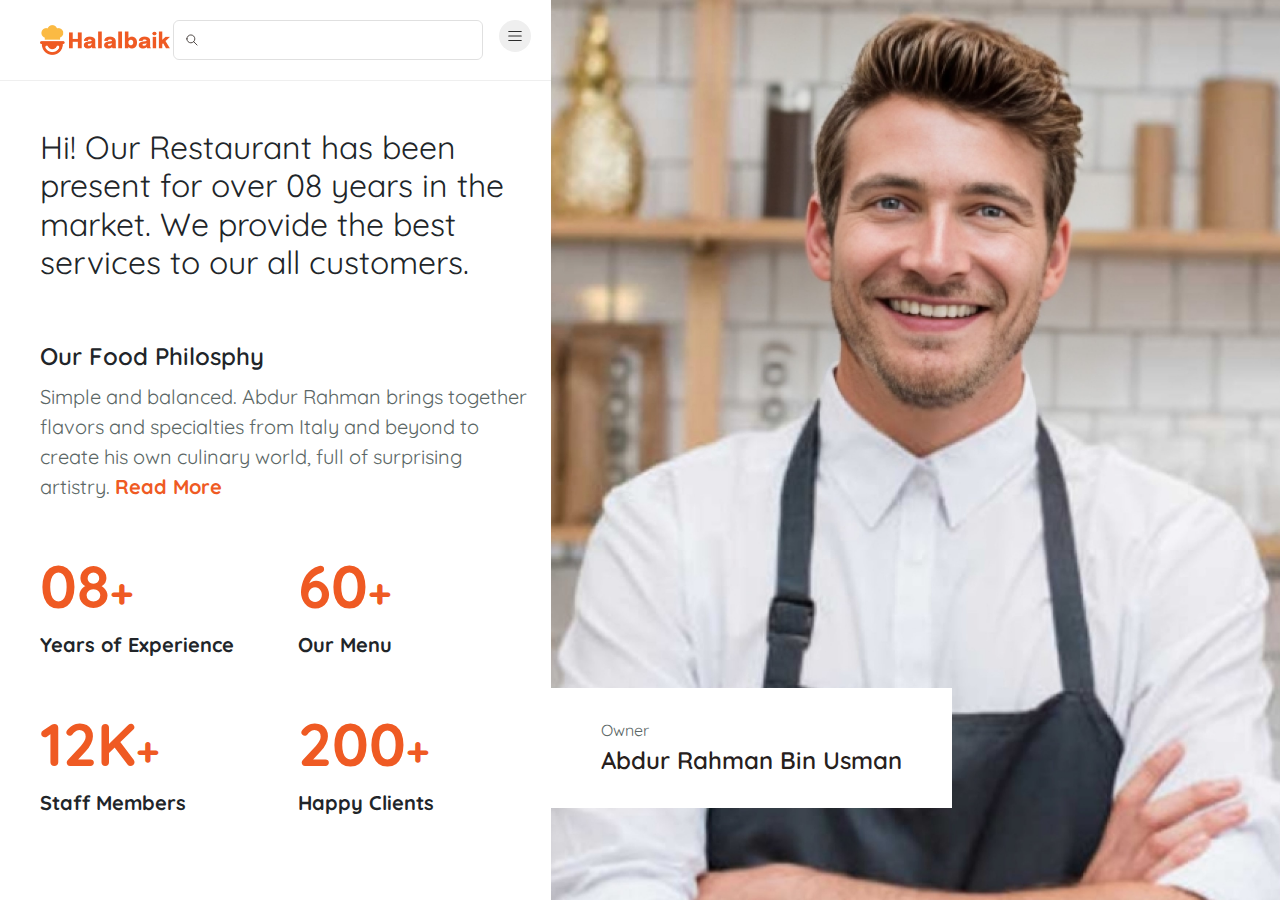
<file: about.html>
<!DOCTYPE html>
<html lang="en">
<head>
    <meta charset="UTF-8">
    <meta name="viewport" content="width=device-width, initial-scale=1.0">
    <link rel="shortcut icon" href="./assets/img/fav-icon.png" type="image/x-icon">
    <title>About us - Halalbaik</title>

    <link rel="stylesheet" href="./assets/lib/bootstrap/css/bootstrap.min.css">
    <link rel="stylesheet" href="./assets/lib/fontawesome/css/all.min.css">
    <link rel="stylesheet" href="./assets/css/style.css">

</head>
<body>
    
    <main>
        <div class="d-flex position-relative">
            <div class="col-left pe-0" >
                <div class="main-left-side-area ">
                    <header class="header bb">
                        <div class="container-min">
                            <div class="d-flex align-items-center justify-content-between">
                                <div class="logo">
                                    <a href="index.html">
                                        <img src="./assets/img/logo.png" alt="Halalbaik">
                                    </a>
                                </div>
                                <div class="search-menu d-flex">
                                    <div class="search-box">
                                        <img src="./assets/img/icons/search.svg" alt="Search Icon">
                                        <input type="text" class="input">
                                    </div>
                                    <div class="menu ps-3">
                                        <img src="./assets/img/icons/menu-button.svg" class="default-menu-image" alt="Menu Button">
                                        <img src="./assets/img/icons/menu-button-close.svg" class="active-menu-image d-none" alt="Menu Button">

                                        <div class="menus">
                                            <ul class="menu-items">
                                                <li class="mb-3 pb-3 bb">
                                                    <a href="index.html" class="text-decoration-none fw-bold color-b hover-color-a transition-ease-3s">Home</a>
                                                </li>
                                                <!-- <li class="mb-3 pb-3 bb">
                                                    <a href="./cart.html" class="text-decoration-none fw-bold color-b hover-color-a transition-ease-3s">My Cart <span class="badge rounded-pill bg-base-1 color-a py-2 px-3 ms-3">02</span></a>
                                                </li> -->
                                                <!-- <li class="mb-3 pb-3 bb">
                                                    <a href="./orders.html" class="text-decoration-none fw-bold color-b hover-color-a transition-ease-3s">My Order  <span class="badge rounded-pill bg-base-1 color-a py-2 px-3 ms-3">03</span></a>
                                                </li> -->
                                                <li class="mb-3 pb-3 bb">
                                                    <a href="./favourite.html" class="text-decoration-none fw-bold color-b hover-color-a transition-ease-3s">Favourites</a>
                                                </li>
                                                <li class="mb-3 pb-3 bb">
                                                    <a href="./about.html" class="text-decoration-none fw-bold color-b hover-color-a transition-ease-3s color-a-active">About</a>
                                                </li>
                                                <li class="mb-3 pb-3 bb">
                                                    <a href="./reservation.html" class="text-decoration-none fw-bold color-b hover-color-a transition-ease-3s">Reservation</a>
                                                </li>
                                                <li class="mb-3 pb-3 bb">
                                                    <a href="contact.html" class="text-decoration-none fw-bold color-b hover-color-a transition-ease-3s">Contact</a>
                                                </li>
                                                <li class="mb-3 pb-3">
                                                    <a href="./login.html" class="text-decoration-none fw-bold color-b hover-color-a transition-ease-3s">Login</a>
                                                </li>
                                            </ul>
                                        </div>

                                    </div>
                                </div>
                            </div>
                        </div>
                    </header>
                    <section class="spacer-top"></section>
                    <section class="contact-section pt-5">
                        <div class="container-min">
                            <h1 class="fs-2 fw-normal">Hi! Our Restaurant has been present for over 08 years in the  market. We provide the best services to our all customers.</h1>
                            <div class="py-5">
                                <p class="fw-semibold fs-4 pb-2">Our Food Philosphy</p>
                                <span class="color-paragraph fs-5">Simple and balanced. Abdur Rahman brings together flavors and specialties from Italy and beyond to create his own culinary world, full of surprising artistry. <span class="color-a fw-bold">Read More</span></span>
                            </div>

                            <div class="about-over-view-container">
                                <div class="row">
                                    <div class="col-6 mb-5">
                                        <h4 class=" fw-bold font-60 color-a">08<span class=fs-1>+</span></h4>
                                        <p class="fs-5 fw-bold">Years of Experience</p>
                                    </div>
                                    <div class="col-6 mb-5">
                                        <h4 class=" fw-bold font-60 color-a">60<span class=fs-1>+</span></h4>
                                        <p class="fs-5 fw-bold">Our Menu</p>
                                    </div>
                                    <div class="col-6">
                                        <h4 class=" fw-bold font-60 color-a">12K<span class=fs-1>+</span></h4>
                                        <p class="fs-5 fw-bold">Staff Members</p>
                                    </div>
                                    <div class="col-6">
                                        <h4 class=" fw-bold font-60 color-a">200<span class=fs-1>+</span></h4>
                                        <p class="fs-5 fw-bold">Happy Clients</p>
                                    </div>
                                </div>
                            </div>

                        </div>
                    </section>
                    

                </div>
            </div>
            <div class="col-right">
                <div class="main-right-side-area">
                    <div class="right-area-dynamic-image" style="background: url('./assets/img/about-right-side-area.jpg')"></div>
                </div>
                
            </div>

            <div class="has-right-items-overly bg-white position-absolute">
                <span class="color-paragraph">Owner</span>
                <p class="color-b fs-4 fw-semibold">Abdur Rahman Bin Usman</p>
            </div>

        </div>
    </main>

   


</body>

<script src="./assets/lib/jquery/jquery.min.js"></script>
<script src="./assets/js/app.js"></script>


</html>
</file>
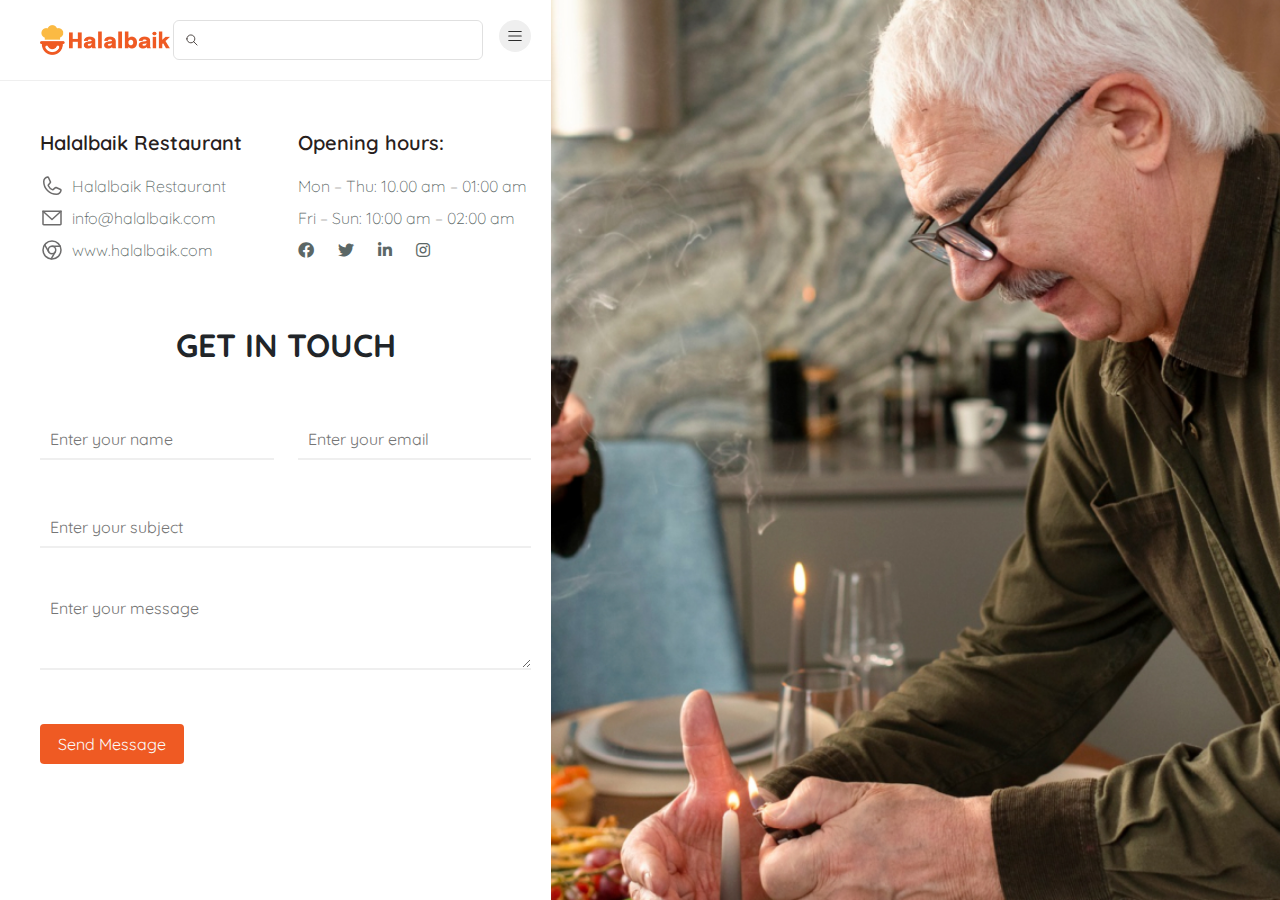
<file: contact.html>
<!DOCTYPE html>
<html lang="en">
<head>
    <meta charset="UTF-8">
    <meta name="viewport" content="width=device-width, initial-scale=1.0">
    <link rel="shortcut icon" href="./assets/img/fav-icon.png" type="image/x-icon">
    <title>Contact us - Halalbaik</title>

    <link rel="stylesheet" href="./assets/lib/bootstrap/css/bootstrap.min.css">
    <link rel="stylesheet" href="./assets/lib/fontawesome/css/all.min.css">
    <link rel="stylesheet" href="./assets/css/style.css">

</head>
<body>
    
    <main>
        <div class="d-flex">
            <div class="col-left pe-0" >
                <div class="main-left-side-area ">
                    <header class="header bb">
                        <div class="container-min">
                            <div class="d-flex align-items-center justify-content-between">
                                <div class="logo">
                                    <a href="index.html">
                                        <img src="./assets/img/logo.png" alt="Halalbaik">
                                    </a>
                                </div>
                                <div class="search-menu d-flex">
                                    <div class="search-box">
                                        <img src="./assets/img/icons/search.svg" alt="Search Icon">
                                        <input type="text" class="input">
                                    </div>
                                    <div class="menu ps-3">
                                        <img src="./assets/img/icons/menu-button.svg" class="default-menu-image" alt="Menu Button">
                                        <img src="./assets/img/icons/menu-button-close.svg" class="active-menu-image d-none" alt="Menu Button">

                                        <div class="menus">
                                            <ul class="menu-items">
                                                <li class="mb-3 pb-3 bb">
                                                    <a href="index.html" class="text-decoration-none fw-bold color-b hover-color-a transition-ease-3s">Home</a>
                                                </li>
                                                <!-- <li class="mb-3 pb-3 bb">
                                                    <a href="./cart.html" class="text-decoration-none fw-bold color-b hover-color-a transition-ease-3s">My Cart <span class="badge rounded-pill bg-base-1 color-a py-2 px-3 ms-3">02</span></a>
                                                </li> -->
                                                <!-- <li class="mb-3 pb-3 bb"> -->
                                                    <!-- <a href="./orders.html" class="text-decoration-none fw-bold color-b hover-color-a transition-ease-3s">My Order  <span class="badge rounded-pill bg-base-1 color-a py-2 px-3 ms-3">03</span></a>
                                                </li> -->
                                                <li class="mb-3 pb-3 bb">
                                                    <a href="./favourite.html" class="text-decoration-none fw-bold color-b hover-color-a transition-ease-3s">Favourites</a>
                                                </li>
                                                <li class="mb-3 pb-3 bb">
                                                    <a href="./about.html" class="text-decoration-none fw-bold color-b hover-color-a transition-ease-3s">About</a>
                                                </li>
                                                <li class="mb-3 pb-3 bb">
                                                    <a href="./reservation.html" class="text-decoration-none fw-bold color-b hover-color-a transition-ease-3s">Reservation</a>
                                                </li>
                                                <li class="mb-3 pb-3 bb">
                                                    <a href="contact.html" class="text-decoration-none fw-bold color-b hover-color-a transition-ease-3s color-a-active">Contact</a>
                                                </li>
                                                <li class="mb-3 pb-3">
                                                    <a href="./login.html" class="text-decoration-none fw-bold color-b hover-color-a transition-ease-3s">Login</a>
                                                </li>
                                            </ul>
                                        </div>

                                    </div>
                                </div>
                            </div>
                        </div>
                    </header>

                    <section class="spacer-top"></section>
                    <section class="contact-section pt-5">
                        <div class="container-min">
                            <div class="row">
                                <div class="col-md-6">
                                    <p class="fs-5 fw-semibold color-b mb-3">Halalbaik Restaurant</p>
                                    <p class="fw-light  color-paragraph mb-2 d-flex align-items-center"><img src="./assets/img/icons/phone.svg" alt="Mobile Icon" class="me-2"> Halalbaik Restaurant</p>
                                    <p class="fw-light  color-paragraph mb-2 d-flex align-items-center"><img src="./assets/img/icons/envelope.svg" alt="Envelope Icon" class="me-2"> <a href="mailto:info@halalbaikrestaurant.com" class="color-paragraph hover-color-a text-decoration-none">info@halalbaik.com</a></p>
                                    <p class="fw-light mb-2 d-flex align-items-center"><img src="./assets/img/icons/chrome.svg" alt="Chrome Icon" class="me-2"> <a href="#" class="color-paragraph hover-color-a text-decoration-none">www.halalbaik.com</a></p>
                                </div>
                                <div class="col-md-6">
                                    <p class="fs-5 fw-semibold color-b mb-3">Opening hours:</p>
                                    <p class="fw-light color-paragraph mb-2">Mon – Thu: 10.00 am – 01:00 am</p>
                                    <p class="fw-light color-paragraph mb-2">Fri – Sun: 10:00 am – 02:00 am</p>
                                    <p class="fw-light mb-2 d-flex align-items-center">
                                        <a href="#" class="text-decoration-none me-4"><i class="color-paragraph hover-color-a fab fa-facebook"></i></a>
                                        <a href="#" class="text-decoration-none me-4"><i class="color-paragraph hover-color-a fab fa-twitter"></i></a>
                                        <a href="#" class="text-decoration-none me-4"><i class="color-paragraph hover-color-a fab fa-linkedin-in"></i></a>
                                        <a href="#" class="text-decoration-none me-4"><i class="color-paragraph hover-color-a fab fa-instagram"></i></a>
                                    </p>
                                    
                                </div>
                            </div>
                        </div>
                        <div class="container-min mt-2 pt-5">
                            <div class="text-center">
                                <h1 class="fs-2 fw-bold" >GET IN TOUCH</h1>
                            </div>

                            <div class="reservation-form-container pt-5">
                                
                                <div class="row mb-5">
                                    <div class="col-md-6">
                                        <input type="text" placeholder="Enter your name" class="input border-00 border-2 bb" >
                                    </div>
                                    <div class="col-md-6">
                                        <input type="text" placeholder="Enter your email" class="input border-00 border-2 bb" >
                                    </div>
                                    <div class="col-md-12 mt-5">
                                        <input type="text" placeholder="Enter your subject" class="input border-00 border-2 bb" >
                                    </div>
                                </div>
                                <div class="row mb-5">
                                    <div class="col-md-12">
                                        <textarea type="text" placeholder="Enter your message" class="input border-00 border-2 bb" cols="50" rows="3"></textarea>
                                    </div>
                                </div>
                                <div class="row mb-5">
                                    <div class="col-md-12">
                                        <button class="button button-a-reverse py-2">
                                            Send Message
                                        </button>
                                    </div>
                                </div>
                            </div>

                        </div>
                    </section>

                </div>
            </div>
            <div class="col-right">
                <div class="main-right-side-area">
                    <div class="right-area-dynamic-image" style="background: url('./assets/img/contact-right-side-area.jpg')"></div>
                </div>
            </div>
        </div>
    </main>

   


</body>

<script src="./assets/lib/jquery/jquery.min.js"></script>
<script src="./assets/js/app.js"></script>


</html>
</file>
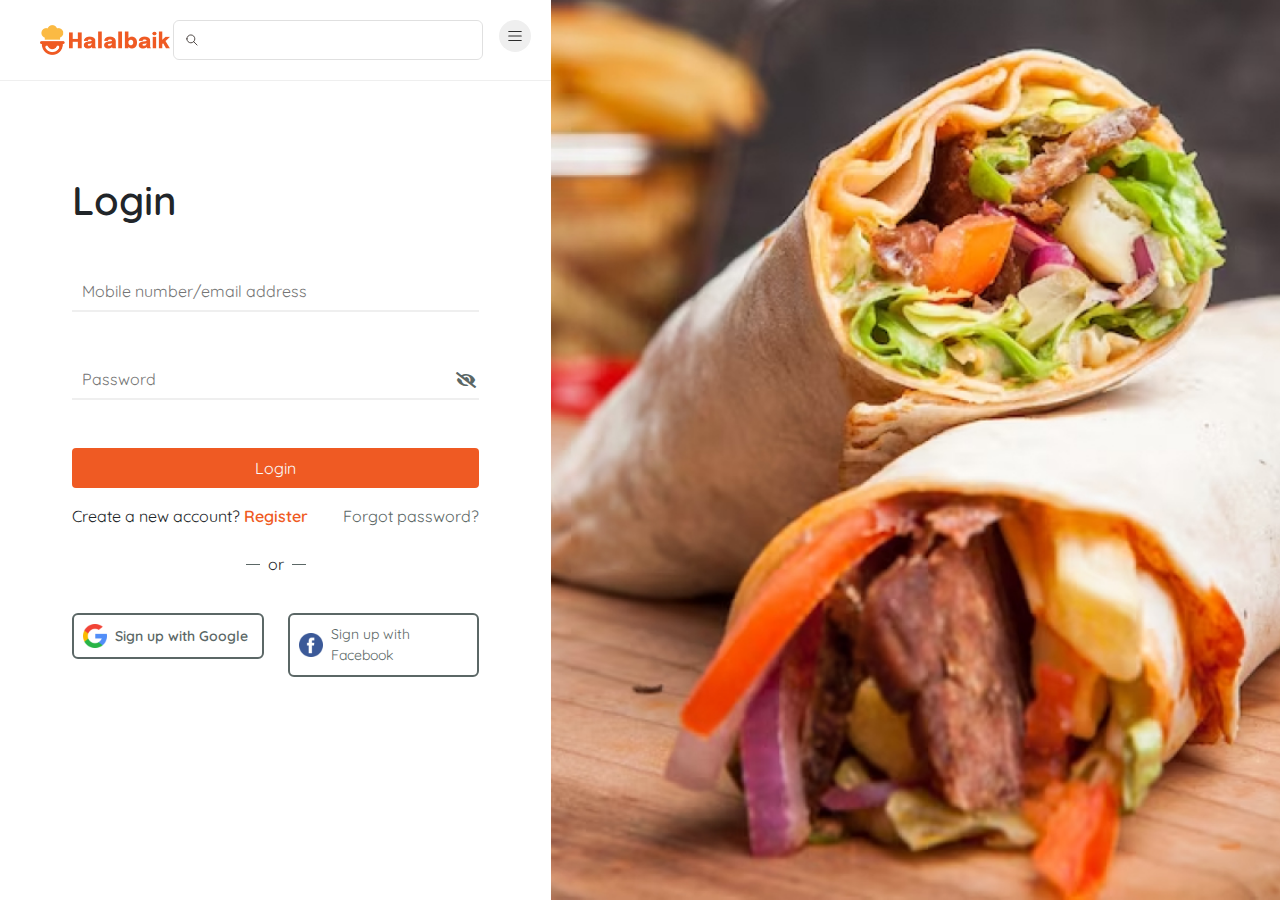
<file: login.html>
<!DOCTYPE html>
<html lang="en">
<head>
    <meta charset="UTF-8">
    <meta name="viewport" content="width=device-width, initial-scale=1.0">
    <link rel="shortcut icon" href="./assets/img/fav-icon.png" type="image/x-icon">
    <title>Login - Halalbaik</title>

    <link rel="stylesheet" href="./assets/lib/bootstrap/css/bootstrap.min.css">
    <link rel="stylesheet" href="./assets/lib/fontawesome/css/all.min.css">
    <link rel="stylesheet" href="./assets/css/style.css">

</head>
<body>
    
    <main>
        <div class="d-flex">
            <div class="col-left pe-0" >
                <div class="main-left-side-area ">
                    <header class="header bb">
                        <div class="container-min">
                            <div class="d-flex align-items-center justify-content-between">
                                <div class="logo">
                                    <a href="index.html">
                                        <img src="./assets/img/logo.png" alt="Halalbaik">
                                    </a>
                                </div>
                                <div class="search-menu d-flex">
                                    <div class="search-box">
                                        <img src="./assets/img/icons/search.svg" alt="Search Icon">
                                        <input type="text" class="input">
                                    </div>
                                    <div class="menu ps-3">
                                        <img src="./assets/img/icons/menu-button.svg" class="default-menu-image" alt="Menu Button">
                                        <img src="./assets/img/icons/menu-button-close.svg" class="active-menu-image d-none" alt="Menu Button">

                                        <div class="menus">
                                            <ul class="menu-items">
                                                <li class="mb-3 pb-3 bb">
                                                    <a href="index.html" class="text-decoration-none fw-bold color-b hover-color-a transition-ease-3s">Home</a>
                                                </li>
                                                <!-- <li class="mb-3 pb-3 bb">
                                                    <a href="./cart.html" class="text-decoration-none fw-bold color-b hover-color-a transition-ease-3s">My Cart <span class="badge rounded-pill bg-base-1 color-a py-2 px-3 ms-3">02</span></a>
                                                </li>
                                                <li class="mb-3 pb-3 bb">
                                                    <a href="./orders.html" class="text-decoration-none fw-bold color-b hover-color-a transition-ease-3s">My Order  <span class="badge rounded-pill bg-base-1 color-a py-2 px-3 ms-3">03</span></a>
                                                </li> -->
                                                <li class="mb-3 pb-3 bb">
                                                    <a href="./favourite.html" class="text-decoration-none fw-bold color-b hover-color-a transition-ease-3s">Favourites</a>
                                                </li>
                                                <li class="mb-3 pb-3 bb">
                                                    <a href="./about.html" class="text-decoration-none fw-bold color-b hover-color-a transition-ease-3s">About</a>
                                                </li>
                                                <li class="mb-3 pb-3 bb">
                                                    <a href="./reservation.html" class="text-decoration-none fw-bold color-b hover-color-a transition-ease-3s">Reservation</a>
                                                </li>
                                                <li class="mb-3 pb-3 bb">
                                                    <a href="contact.html" class="text-decoration-none fw-bold color-b hover-color-a transition-ease-3s">Contact</a>
                                                </li>
                                                <li class="mb-3 pb-3">
                                                    <a href="./login.html" class="text-decoration-none fw-bold color-b hover-color-a transition-ease-3s color-a-active">Login</a>
                                                </li>
                                            </ul>
                                        </div>

                                    </div>
                                </div>
                            </div>
                        </div>
                    </header>

                    <section class="spacer-top"></section>

                    <section class="login-form">
                        <div class="row pt-5">
                            <div class="col-md-9 mx-auto pt-5">
                                <h1 class="fs-1 fw-semibold mb-5">Login</h1>

                                <div class="row">
                                    <div class="col-md-12 mb-5">
                                        <input type="text" placeholder="Mobile number/email address" class="input border-00 border-2 bb rounded-0" >
                                    </div>
                                    <div class="col-md-12 mb-5 position-relative has-input-icon input-edit-optio">
                                        <input type="password" placeholder="Password" class="password-field input border-00 border-2 bb rounded-0" >
                                        <i class="password-open cursor-pointer d-none input-right-item position-absolute text d-none fa fa-eye color-paragraph"></i>
                                        <i class="password-hide cursor-pointer input-right-item position-absolute text fa fa-eye-slash color-paragraph"></i>
                                    </div>
                                    <div class="col-md-12 mb-4">
                                        <button class="button button-a-reverse py-2 full-width mb-3">
                                            Login
                                        </button>

                                        <div class="d-flex justify-content-between"><span class="fw-normal">Create a new account? <a href="#" class="text-decoration-none color-a hover-color-b fw-semibold">Register</a></span> <span><a href="#" class="text-decoration-none color-paragraph hover-color-a">Forgot password?</a></span></div>

                                    </div>
                                    
                                    <div class="col-md-12 mb-5 text-center">
                                        <span class="p-2 bg-white">or</span> 
                                        <span style="width: 60px; margin: 0px auto;margin-top: -12px;content: '';height: 1px; background: #5B6766;display: block;"></span>
                                    </div>

                                </div>
                                <div class="row">
                                    <div class="col-md-6">
                                        <a href="#" class="text-decoration-none d-flex align-items-center color-paragraph border-2 link_button fw-semibold"> 
                                            <img src="./assets/img/icons/google-logo.svg" class="me-2 " alt="Google"><span>Sign up with Google</span>
                                        </a>
                                    </div>
                                    <div class="col-md-6 d-flex align-items-center">
                                        <a href="#" class="text-decoration-none d-flex align-items-center color-paragraph border-2 link_button"> 
                                            <img src="./assets/img/icons/facebook-logo.svg" class="me-2 " alt="Facebook">Sign up with Facebook </span>
                                        </a>
                                    </div>
                                </div>

                            </div>
                        </div>
                    </section>

                </div>
            </div>
            <div class="col-right">
                <div class="main-right-side-area">
                    <div class="right-area-dynamic-image"></div>
                </div>
            </div>
        </div>
    </main>

   


</body>

<script src="./assets/lib/jquery/jquery.min.js"></script>
<script src="./assets/js/app.js"></script>


</html>
</file>
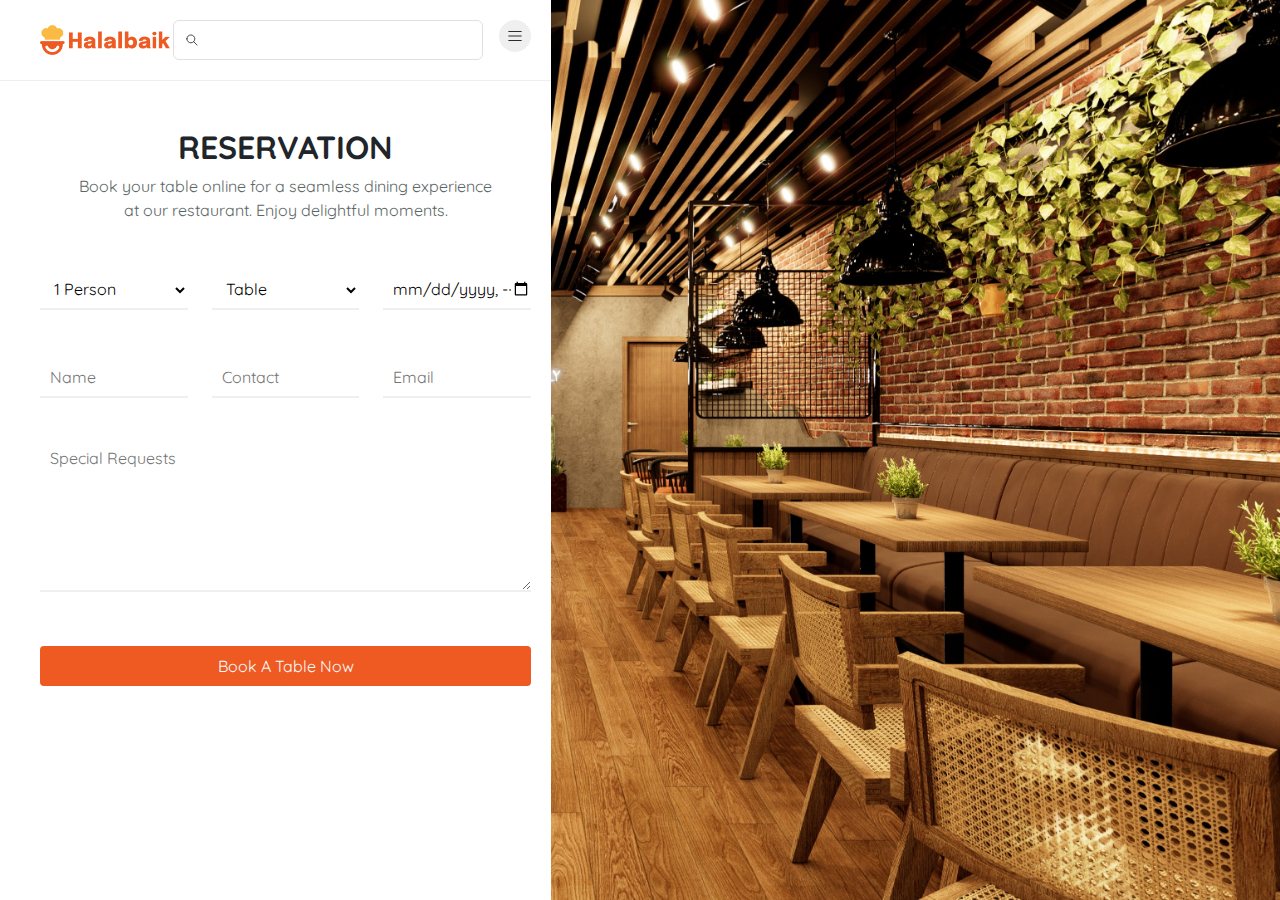
<file: reservation.html>
<!DOCTYPE html>
<html lang="en">
<head>
    <meta charset="UTF-8">
    <meta name="viewport" content="width=device-width, initial-scale=1.0">
    <link rel="shortcut icon" href="./assets/img/fav-icon.png" type="image/x-icon">
    <title>Reservations - Halalbaik</title>

    <link rel="stylesheet" href="./assets/lib/bootstrap/css/bootstrap.min.css">
    <link rel="stylesheet" href="./assets/lib/fontawesome/css/all.min.css">
    <link rel="stylesheet" href="./assets/css/style.css">

</head>
<body>
    
    <main>
        <div class="d-flex">
            <div class="col-left pe-0" >
                <div class="main-left-side-area ">
                    <header class="header bb">
                        <div class="container-min">
                            <div class="d-flex align-items-center justify-content-between">
                                <div class="logo">
                                    <a href="index.html">
                                        <img src="./assets/img/logo.png" alt="Halalbaik">
                                    </a>
                                </div>
                                <div class="search-menu d-flex">
                                    <div class="search-box">
                                        <img src="./assets/img/icons/search.svg" alt="Search Icon">
                                        <input type="text" class="input">
                                    </div>
                                    <div class="menu ps-3">
                                        <img src="./assets/img/icons/menu-button.svg" class="default-menu-image" alt="Menu Button">
                                        <img src="./assets/img/icons/menu-button-close.svg" class="active-menu-image d-none" alt="Menu Button">

                                        <div class="menus">
                                            <ul class="menu-items">
                                                <li class="mb-3 pb-3 bb">
                                                    <a href="index.html" class="text-decoration-none fw-bold color-b hover-color-a transition-ease-3s">Home</a>
                                                </li>
                                                <!-- <li class="mb-3 pb-3 bb">
                                                    <a href="./cart.html" class="text-decoration-none fw-bold color-b hover-color-a transition-ease-3s">My Cart <span class="badge rounded-pill bg-base-1 color-a py-2 px-3 ms-3">02</span></a>
                                                </li> -->
                                                <!-- <li class="mb-3 pb-3 bb">
                                                    <a href="./orders.html" class="text-decoration-none fw-bold color-b hover-color-a transition-ease-3s">My Order  <span class="badge rounded-pill bg-base-1 color-a py-2 px-3 ms-3">03</span></a>
                                                </li> -->
                                                <li class="mb-3 pb-3 bb">
                                                    <a href="./favourite.html" class="text-decoration-none fw-bold color-b hover-color-a transition-ease-3s">Favourites</a>
                                                </li>
                                                <li class="mb-3 pb-3 bb">
                                                    <a href="./about.html" class="text-decoration-none fw-bold color-b hover-color-a transition-ease-3s">About</a>
                                                </li>
                                                <li class="mb-3 pb-3 bb">
                                                    <a href="./reservation.html" class="text-decoration-none fw-bold color-b hover-color-a transition-ease-3s color-a-active">Reservation</a>
                                                </li>
                                                <li class="mb-3 pb-3 bb">
                                                    <a href="contact.html" class="text-decoration-none fw-bold color-b hover-color-a transition-ease-3s">Contact</a>
                                                </li>
                                                <li class="mb-3 pb-3">
                                                    <a href="./login.html" class="text-decoration-none fw-bold color-b hover-color-a transition-ease-3s">Login</a>
                                                </li>
                                            </ul>
                                        </div>

                                    </div>
                                </div>
                            </div>
                        </div>
                    </header>

                    <section class="spacer-top"></section>
                    <section class="contact-section pt-5">
                        <div class="container-min">
                            <div class="text-center">
                                <h1 class="fs-2 fw-bold" >RESERVATION</h1>
                                <span class="color-paragraph">Book your table online for a seamless dining experience <br> at our restaurant. Enjoy delightful moments.</span>
                            </div>

                            <div class="reservation-form-container pt-5">
                                <div class="row mb-5">
                                    <div class="col-md-4">
                                        <select type="text" class="input border-00 border-2 bb" >
                                            <option value="#">1 Person</option>
                                            <option value="#">2 Person</option>
                                            <option value="#">3 Person</option>
                                            <option value="#">4 Person</option>
                                            <option value="#">5 Person</option>
                                        </select>
                                    </div>
                                    <div class="col-md-4">
                                        <select type="text" class="input border-00 border-2 bb" >
                                            <option value="#">Table</option>
                                        </select>
                                    </div>
                                    <div class="col-md-4">
                                        <input type="datetime-local" class="input border-00 border-2 bb" placeholder="test" >
                                    </div>
                                </div>
                                <div class="row mb-5">
                                    <div class="col-md-4">
                                        <input type="text" placeholder="Name" class="input border-00 border-2 bb" >
                                    </div>
                                    <div class="col-md-4">
                                        <input type="text" placeholder="Contact" class="input border-00 border-2 bb" >
                                    </div>
                                    <div class="col-md-4">
                                        <input type="text" placeholder="Email" class="input border-00 border-2 bb" >
                                    </div>
                                </div>
                                <div class="row mb-5">
                                    <div class="col-md-12">
                                        <textarea type="text" placeholder="Special Requests" class="input border-00 border-2 bb" cols="50" rows="6"></textarea>
                                    </div>
                                </div>
                                <div class="row mb-5">
                                    <div class="col-md-12">
                                        <button class="button button-a-reverse py-2 full-width">
                                            Book A Table Now
                                        </button>
                                    </div>
                                </div>
                            </div>

                        </div>
                    </section>
                    

                </div>
            </div>
            <div class="col-right">
                <div class="main-right-side-area">
                    <div class="right-area-dynamic-image" style="background: url(./assets/img/reservation-right-side-area.jpg);"></div>
                </div>
            </div>
        </div>
    </main>

   


</body>

<script src="./assets/lib/jquery/jquery.min.js"></script>
<script src="./assets/js/app.js"></script>


</html>
</file>
<file: assets/css/style.css>
@import url('https://fonts.googleapis.com/css2?family=Quicksand:wght@300;400;500;600;700&display=swap');
*,p{
    margin: 0;
    padding: 0;
}
ul,ol{
    list-style: none;
}




/* ``````````````````````````````````````````````
Root Elements
``````````````````````````````````````````````` */
:root{
    --color-a: #EF5A23;
    --color-b: #27201C;
    --color-base-1: #efefef;
    --color-base-2: #F7F7F7;
    --color-paragraph: #5B6766;
    --color-paragraph-2: #fafafa;
}

/* Colors */

.color-a,.active-place{
    color: var(--color-a);
}
.color-b{
    color: var(--color-b);
}
.color-base-1{
    color: var(--color-base-1);
}
.hover-color-a:hover , .color-a-active{
    color: var(--color-a);
}
.hover-color-b:hover , .color-b-active{
    color: var(--color-b);
}

.color-paragraph{
    color: var(--color-paragraph);
}
.color-paragraph-2{
    color: var(--color-paragraph-2);
}

/* Backgrounds */
.bg-a{
    background: var(--color-a);
}
.bg-base-1{
    background: var(--color-base-1);
}
.bg-base-2{
    background: var(--color-base-2);
}
.bg-trans{
    background: transparent;
}
.fw-semibold{
    font-weight: 600;
}
.fw-500{
    font-weight: 500;
}

/* ``````````````````````````````````````````````
Reusable Componant 
``````````````````````````````````````````````` */
.spacer-top{
    content: '';
    padding-top: 80px;
}
body{
    font-family: 'Quicksand', sans-serif;
}
.container-min{
    width: 100%;
    padding-left: 40px;
    padding-right: 20px;
}

.input {
    height: 40px;
    width: 100%;
    border-radius: 6px;
    border: 1px solid rgba(0, 0, 0, 0.12);
    padding-left: 10px;
    background: transparent;
}
.border-00{
    border: none;
}
.bb{
    border-bottom: .5px solid var(--color-base-1);
}
.reservation-form-container .input:focus{
    outline: none;
}
.reservation-form-container textarea.input , .reservation-form-container .input {
    border-radius: 0;
}
.reservation-form-container textarea.input {
    height: unset;
}

.transition-ease-3s{
    transition: .3s ease;
}
.cursor-pointer{
    cursor: pointer;
}
.button{
    padding: 6px 18px;
    border: none;
    border-radius: 4px;
    outline: none;
    transition: ease .3s;
}
.link_button{
    border: 0.5px solid var(--color-paragraph);
    font-size: 14px;
    padding: 9px;
    border-radius: 6px;
    width: 100%;
}
.button img{
    width: 16px;
}
.has-img-hover-reverse:hover img{
    display: none;
}
.has-img-hover-reverse:hover img.delete-white-icon{
    display: block !important;
}
.full-width{
    width: 100%;
}
.button-a{
    border: 1px solid var(--color-a);
    color: var(--color-a);
    background: transparent;
}
.button-a:hover{
    background: var(--color-a);
    color: #fafafa;
}
.button-a-reverse{
    color: #fafafa;
    background: var(--color-a);
}
.button-dark{
    background: var(--color-b);
    color: var(--color-base-1);
}
.button-dark:hover{
    color: var(--color-b);
    background: var(--color-base-1);
}
.order-method-tab.active{
    color: #fafafa !important;
    background: var(--color-a) !important;
}
.button-a-reverse:hover{
    background: var(--color-b);
}
.button-light{
    background: var(--color-paragraph-2);
    color: var(--color-b);
}
.button-light:hover{
    background: var(--color-b);
    color: var(--color-paragraph-2);
}
.food-items-container {
    padding-bottom: 80px;
}

.op-10p{
    background: rgba(0, 0, 0, 0.10);
}
.fs-18{
    font-size: 18px;
}


/* ``````````````````````````````````````````````
Main Content Wrapper
``````````````````````````````````````````````` */

main {
    width: 100%;
    overflow-x: hidden;
    /* overflow-y: scroll; */
}
.col-left{
    width: 43.06%;
}
.col-right{
    width: 56.94%;
}


/* ``````````````````````````````````````````````
Left Area feDiffuseLighting
``````````````````````````````````````````````` */
.header{
    padding: 20px 0px;
    transition: .3s ease-in-out;
    position: fixed; 
    width: 43.06%;
    background: white;
    z-index: 999;
}
.header.hidden_top{
    top: -200px;
}
.header.fixed_top{
    top: 0;
}
.logo img{
    width: 130px;
}

.search-box {
    position: relative;
}

.search-box img , .has-input-icon img {
    position: absolute;
    left: 12px;
    top: 50%;
    transform: translateY(-50%);
}
.search-box input{
    width: 310px;
}
.menu-items{
    padding-left: 42px;
}
.menu{
    cursor: pointer;
}
.menus {
    position: absolute;
    top: 81px;
    background: var(--color-base-2);
    width: 100%;
    height: 100vh;
    padding-top: 30px;
    padding-right: 30px;
    left: -700px;
    transition: .3s ease-in-out;
}
.menus.open{
    left: 0px
}

/* Menu Category Section
================================= */
.menu-category-container{
    padding: 30px 20px;
    display: flex;
    gap: 40px;
}
.single-category {
    text-align: center;
    cursor: pointer;
    transition: ease .3s;
}
.single-category img{
    width: 48px;
    height: 48px;
    border-radius: 100%;
}
.single-category p{
    margin-top: 12px;
    color: #5B6766;
}

.single-category:hover p, .single-category.active-category p{
    color: var(--color-a);
}
.single-category:hover img, .single-category.active-category img{
    border: 2px solid var(--color-a)
}
.menu-header{
    padding: 20px 0px;
    background: #fafafa;
}
.menu-header p{
    font-size: 18px;
    font-weight: 700;
    line-height: 100%;
}
section.menu-categories-section {
    padding-top: 90px;
}

.food-left-side{
    width: 294px;
}
.single-food{
    padding: 20px 0px;
    border-bottom: 1px solid var(--color-base-1);
    cursor: pointer;
}
.food-img img {
    width: 88px;
    height: 88px;
    border-radius: 8px;
}
.favoutite-icons-container img{
    width: 20px;
}
.single-food:last-child{
    border-bottom: none;
}
.single-food h4{
    font-size: 16px;
    font-weight: 600;
    margin: 0;
}
.single-food h3{
    font-size: 18px;
    font-weight: 600;
    margin: 0;
}
.single-food p{
    color: #6D6C6C;
    font-size: 14px;
    font-weight: 400;
    line-height: 100%; /* 14px */
    margin: 10px 0px;
}
.wrap-quantity-button{
    display: flex;
    /* align-items: ; */
}
.wrap-quantity-button .count{
    border: none;
    width: 35px;
    text-align: center;
    align-items: center;
    font-size: 14px;
    margin-top: 4px;
    height: 16px;
}
.wrap-quantity-button .count:focus{
    outline: none;
}
.sub,.add {
    cursor: pointer;
}
.cart-add{
    font-size: 14px;
    margin-left: 20px;
}
.food-img {
    position: relative;
}
.favourite-icon {
    position: absolute;
    right: 5px;
    top: -25px;
    cursor: pointer;
}

.favoutite-icons-container:hover .favourite-icon.active-icon{
    display: block !important;
}

.main-left-side-area {
    position: relative;
}

.footer-buttons{
    padding: 20px 0px;
    box-shadow: 1px 17px 20px 3px #0000009e;
    position: fixed;
    bottom: -50%;
    z-index: 9999;
    width: 43.05%;
    background: #fff;
    transition: .3s ease-in-out;
}
.footer-buttons.show{
    bottom: 0;
}
.font-60{
    font-size: 60px;
}


/* Modal Setup */
body.hasOverly {
    position: relative;
    overflow: hidden;
}

body.hasOverly::before {
    position: fixed;
    height: 100vh;
    width: 100%;
    background: #000;
    opacity: .5;
    content: '';
    transition: .3s ease;
    z-index: 9999;
}
.modal{
    width: 43.05%;
    z-index: 999999;
}
.modal-backdrop{
    z-index: 99999;
}

.w-50p{
    width: 50%;
}
.has-mb-10:not(:last-child){
    margin-bottom: 10px;
}


label.places-radios {
    padding-left: 30px;
}

/* Create a custom checkbox */
.checkmark {
    position: absolute;
    top: 0;
    left: 0;
    height: 19px;
    width: 19px;
    background-color: #F4F3F3;
    border-radius: 50%;

}

.places-radios:hover input ~ .checkmark {
    background-color: var(--color-b);
}

.places-radios input:checked ~ .checkmark {
    background-color: var(--color-a);
}

.checkmark:after {
    content: "";
    position: absolute;
    display: none;
}

.places-radios input:checked ~ .checkmark:after {
    display: block;
}

.places-radios .checkmark:after {
    left: 7.9px;
    top: 4px;
    width: 4px;
    height: 9px;
    display: block;
    border: solid white;
    border-width: 0 2px 2px 0;
    -webkit-transform: rotate(45deg);
    -ms-transform: rotate(45deg);
    transform: rotate(45deg);
}

input.custom_radio[type=radio] {
    accent-color: #5B6766;
}
input.custom_radio[type=radio]:checked {
    accent-color: var(--color-a);
}



.step,.stepsPickup{
    display: none;
}


/* ``````````````````````````````````````````````
Right Area feDiffuseLighting
``````````````````````````````````````````````` */

.main-right-side-area{
    
    width: 56.94%;
    height: 100vh;
    background-color: gray;
    overflow-y: hidden;
    position: fixed;
    left: 43.05%;
    object-fit: fill;
    z-index: 999;
}
.right-area-dynamic-image{
    height: 100vh;
    background: url(../img/main-right-image.jpg) ;
    background-repeat: no-repeat !important;
    background-position: top center !important;
    background-size: cover !important;
}

.input-right-item{
    top: 50%;
    right: 5px;
    transform: translateY(-50%);
}
.input-right-item.text{
    right: 15px;
}

.has-right-items-overly{
    left: 43.05%;
    bottom: 10px;
    z-index: 9999;
    padding: 30px 50px;
}

@media screen and (min-width:1500px) {
    .menus{
        left: 1000px;
    }
    .menu-category-container{
        justify-content: center;
    }

}
@media screen and (max-width:1410px){
    .menu-category-container {
        padding: 30px 0px;
        gap: 34px;
    }
}

@media screen and (max-width:1200px){
    .main-right-side-area,.col-right,.has-right-items-overly{
        display: none;
    }
    .col-left,.header,.footer-buttons,.modal{
        width: 100%;
    }
    .menus{
        left: -100%;
    }
    .menu-category-container{
        justify-content: center;
    }
}
@media screen and (max-width:600px){
    .container-min{
        padding-left: 20px;
    }
    .menu-category-container {
        overflow-x: scroll;
    }
    .menu-category-container{
        justify-content: flex-start;
    }
    .link_button{
        justify-content: center;
        margin-bottom: 16px;
    }
    .menu-categories-section .container-min{
        padding-left: 0px;
        padding-right: 0px;

    }
    .single-category:first-child{
        padding-left: 20px;
    }
    .single-category:last-child{
        padding-right: 20px;
    }
    .search-box input {
        width: 210px;
    }
    .logo img {
        width: 115px;
    }
    .food-action-side {
        flex-direction: column;
        gap: 14px;
    }
    .cart-add {
        margin-left: 0px;
    }
    .footer-buttons{
        bottom: -100%;
    }
    .food-left-side {
        width: 270px;
    }
    .reservation-form-container input, .reservation-form-container select, .reservation-form-container textarea{
        margin-bottom: 16px;
    }
    section.login-form {
        padding: 0px 20px;
    }
    .mdtp__wrapper {
        bottom: 150px;
    }
}
@media screen and (max-width:400px){
    .container-min{
        padding-left: 10px;
        padding-right: 10px;
    }
    .search-box input {
        width: 180px;
    }
    
}
</file>
